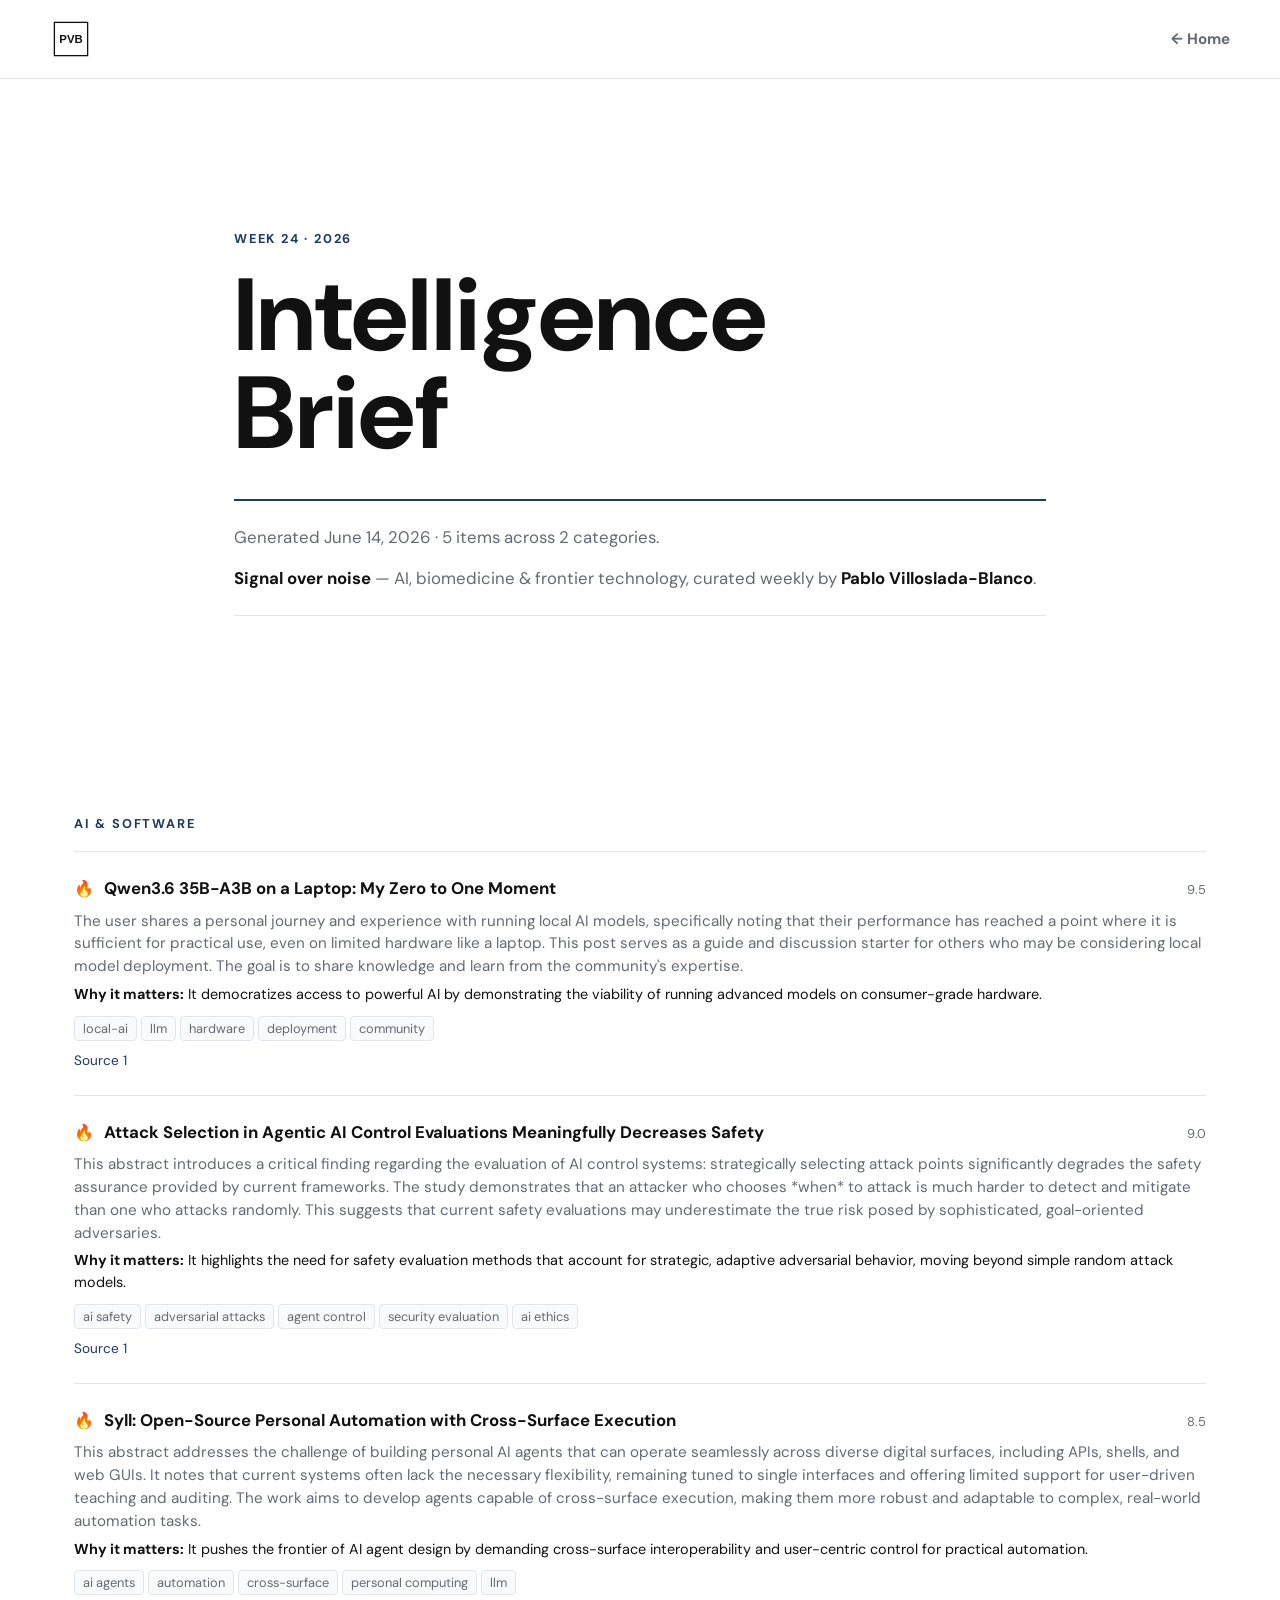
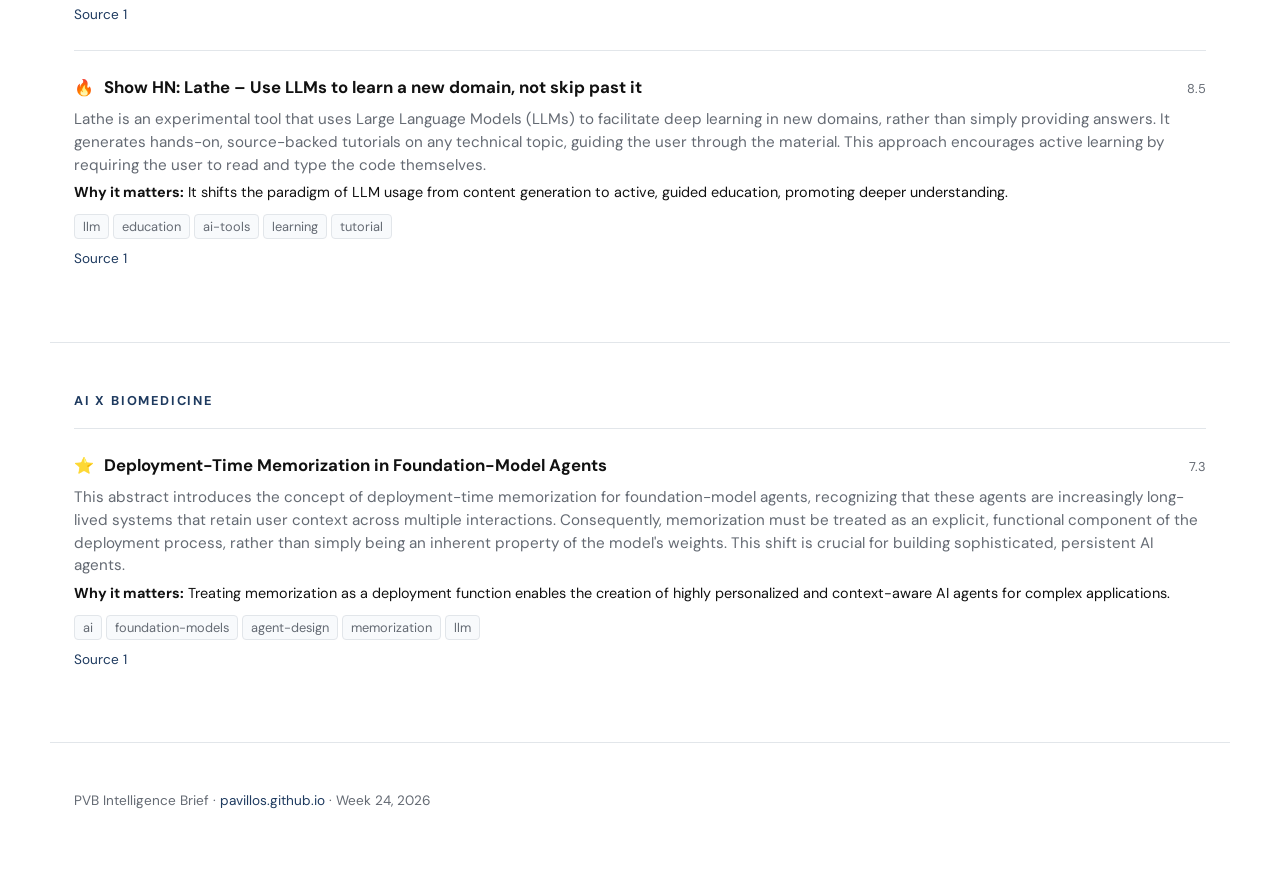
<file: brief/index.html>
<!doctype html>
<html lang="en">
  <head>
    <meta charset="utf-8">
    <meta name="viewport" content="width=device-width, initial-scale=1">
    <title>PVB Intelligence Brief — Week 24, 2026</title>
    <meta name="description" content="Weekly intelligence digest on AI, biomedicine and frontier technology by Pablo Villoslada-Blanco.">
    <meta name="theme-color" content="#1e3a5f">
    <link rel="icon" href="../assets/favicon.svg" type="image/svg+xml">
    <link rel="stylesheet" href="../styles.css">
    <!-- Privacy-friendly analytics by Plausible -->
    <script async src="https://plausible.io/js/pa-gQOaVCIU7dbw2mkgOzoFw.js"></script>
    <script>
      window.plausible=window.plausible||function(){(plausible.q=plausible.q||[]).push(arguments)},plausible.init=plausible.init||function(i){plausible.o=i||{}};
      plausible.init()
    </script>
  </head>
  <body class="brief-page">
    <header class="site-header brief-header">
      <a class="brand" href="../" aria-label="Back to Pablo Villoslada-Blanco home"><img src="../assets/logo-pvb.svg" alt="PVB" width="42" height="42"></a>
      <nav class="brief-nav" aria-label="Brief navigation">
        <a href="../">← Home</a>
      </nav>
    </header>

    <div class="brief-hero">
      <p class="section-kicker">Week 24 · 2026</p>
      <h1>Intelligence<br>Brief</h1>
      <div class="brief-note">
        <p>Generated June 14, 2026 · 5 items across 2 categories.</p>
        <p><strong>Signal over noise</strong> — AI, biomedicine &amp; frontier technology, curated weekly by <strong>Pablo Villoslada-Blanco</strong>.</p>
      </div>
    </div>

    
  <section style="max-width:var(--max);margin:0 auto;padding:48px 24px;border-bottom:1px solid var(--line)">
    <p class="section-kicker">AI &amp; Software</p>
    <div>
    <div style="padding:24px 0;border-top:1px solid var(--line)">
      <div style="display:flex;align-items:baseline;gap:10px;margin-bottom:8px">
        <span style="font-size:1rem">🔥</span>
        <h3 style="margin:0;font-size:1.05rem;font-weight:700;color:var(--ink)">Qwen3.6 35B-A3B on a Laptop: My Zero to One Moment</h3>
        <span style="margin-left:auto;font-size:0.8rem;color:var(--muted);white-space:nowrap">9.5</span>
      </div>
      <p style="margin:0 0 6px;color:var(--muted);font-size:0.95rem">The user shares a personal journey and experience with running local AI models, specifically noting that their performance has reached a point where it is sufficient for practical use, even on limited hardware like a laptop. This post serves as a guide and discussion starter for others who may be considering local model deployment. The goal is to share knowledge and learn from the community&#x27;s expertise.</p>
      <p style="margin:0 0 8px;font-size:0.9rem;color:var(--ink)"><strong>Why it matters:</strong> It democratizes access to powerful AI by demonstrating the viability of running advanced models on consumer-grade hardware.</p>
      <div><span style="display:inline-block;background:var(--panel);border:1px solid var(--line);border-radius:4px;padding:2px 8px;font-size:0.8rem;color:var(--muted);margin:2px 4px 2px 0">local-ai</span><span style="display:inline-block;background:var(--panel);border:1px solid var(--line);border-radius:4px;padding:2px 8px;font-size:0.8rem;color:var(--muted);margin:2px 4px 2px 0">llm</span><span style="display:inline-block;background:var(--panel);border:1px solid var(--line);border-radius:4px;padding:2px 8px;font-size:0.8rem;color:var(--muted);margin:2px 4px 2px 0">hardware</span><span style="display:inline-block;background:var(--panel);border:1px solid var(--line);border-radius:4px;padding:2px 8px;font-size:0.8rem;color:var(--muted);margin:2px 4px 2px 0">deployment</span><span style="display:inline-block;background:var(--panel);border:1px solid var(--line);border-radius:4px;padding:2px 8px;font-size:0.8rem;color:var(--muted);margin:2px 4px 2px 0">community</span></div>
      <p style="margin:8px 0 0;font-size:0.85rem"><a href="https://www.reddit.com/r/LocalLLaMA/comments/1tzernu/qwen36_35ba3b_on_a_laptop_my_zero_to_one_moment/" target="_blank" rel="noopener" style="color:var(--accent)">Source 1</a></p>
    </div>
    <div style="padding:24px 0;border-top:1px solid var(--line)">
      <div style="display:flex;align-items:baseline;gap:10px;margin-bottom:8px">
        <span style="font-size:1rem">🔥</span>
        <h3 style="margin:0;font-size:1.05rem;font-weight:700;color:var(--ink)">Attack Selection in Agentic AI Control Evaluations Meaningfully Decreases Safety</h3>
        <span style="margin-left:auto;font-size:0.8rem;color:var(--muted);white-space:nowrap">9.0</span>
      </div>
      <p style="margin:0 0 6px;color:var(--muted);font-size:0.95rem">This abstract introduces a critical finding regarding the evaluation of AI control systems: strategically selecting attack points significantly degrades the safety assurance provided by current frameworks. The study demonstrates that an attacker who chooses *when* to attack is much harder to detect and mitigate than one who attacks randomly. This suggests that current safety evaluations may underestimate the true risk posed by sophisticated, goal-oriented adversaries.</p>
      <p style="margin:0 0 8px;font-size:0.9rem;color:var(--ink)"><strong>Why it matters:</strong> It highlights the need for safety evaluation methods that account for strategic, adaptive adversarial behavior, moving beyond simple random attack models.</p>
      <div><span style="display:inline-block;background:var(--panel);border:1px solid var(--line);border-radius:4px;padding:2px 8px;font-size:0.8rem;color:var(--muted);margin:2px 4px 2px 0">ai safety</span><span style="display:inline-block;background:var(--panel);border:1px solid var(--line);border-radius:4px;padding:2px 8px;font-size:0.8rem;color:var(--muted);margin:2px 4px 2px 0">adversarial attacks</span><span style="display:inline-block;background:var(--panel);border:1px solid var(--line);border-radius:4px;padding:2px 8px;font-size:0.8rem;color:var(--muted);margin:2px 4px 2px 0">agent control</span><span style="display:inline-block;background:var(--panel);border:1px solid var(--line);border-radius:4px;padding:2px 8px;font-size:0.8rem;color:var(--muted);margin:2px 4px 2px 0">security evaluation</span><span style="display:inline-block;background:var(--panel);border:1px solid var(--line);border-radius:4px;padding:2px 8px;font-size:0.8rem;color:var(--muted);margin:2px 4px 2px 0">ai ethics</span></div>
      <p style="margin:8px 0 0;font-size:0.85rem"><a href="https://arxiv.org/abs/2606.06529" target="_blank" rel="noopener" style="color:var(--accent)">Source 1</a></p>
    </div>
    <div style="padding:24px 0;border-top:1px solid var(--line)">
      <div style="display:flex;align-items:baseline;gap:10px;margin-bottom:8px">
        <span style="font-size:1rem">🔥</span>
        <h3 style="margin:0;font-size:1.05rem;font-weight:700;color:var(--ink)">Syll: Open-Source Personal Automation with Cross-Surface Execution</h3>
        <span style="margin-left:auto;font-size:0.8rem;color:var(--muted);white-space:nowrap">8.5</span>
      </div>
      <p style="margin:0 0 6px;color:var(--muted);font-size:0.95rem">This abstract addresses the challenge of building personal AI agents that can operate seamlessly across diverse digital surfaces, including APIs, shells, and web GUIs. It notes that current systems often lack the necessary flexibility, remaining tuned to single interfaces and offering limited support for user-driven teaching and auditing. The work aims to develop agents capable of cross-surface execution, making them more robust and adaptable to complex, real-world automation tasks.</p>
      <p style="margin:0 0 8px;font-size:0.9rem;color:var(--ink)"><strong>Why it matters:</strong> It pushes the frontier of AI agent design by demanding cross-surface interoperability and user-centric control for practical automation.</p>
      <div><span style="display:inline-block;background:var(--panel);border:1px solid var(--line);border-radius:4px;padding:2px 8px;font-size:0.8rem;color:var(--muted);margin:2px 4px 2px 0">ai agents</span><span style="display:inline-block;background:var(--panel);border:1px solid var(--line);border-radius:4px;padding:2px 8px;font-size:0.8rem;color:var(--muted);margin:2px 4px 2px 0">automation</span><span style="display:inline-block;background:var(--panel);border:1px solid var(--line);border-radius:4px;padding:2px 8px;font-size:0.8rem;color:var(--muted);margin:2px 4px 2px 0">cross-surface</span><span style="display:inline-block;background:var(--panel);border:1px solid var(--line);border-radius:4px;padding:2px 8px;font-size:0.8rem;color:var(--muted);margin:2px 4px 2px 0">personal computing</span><span style="display:inline-block;background:var(--panel);border:1px solid var(--line);border-radius:4px;padding:2px 8px;font-size:0.8rem;color:var(--muted);margin:2px 4px 2px 0">llm</span></div>
      <p style="margin:8px 0 0;font-size:0.85rem"><a href="https://arxiv.org/abs/2606.07594" target="_blank" rel="noopener" style="color:var(--accent)">Source 1</a></p>
    </div>
    <div style="padding:24px 0;border-top:1px solid var(--line)">
      <div style="display:flex;align-items:baseline;gap:10px;margin-bottom:8px">
        <span style="font-size:1rem">🔥</span>
        <h3 style="margin:0;font-size:1.05rem;font-weight:700;color:var(--ink)">Show HN: Lathe – Use LLMs to learn a new domain, not skip past it</h3>
        <span style="margin-left:auto;font-size:0.8rem;color:var(--muted);white-space:nowrap">8.5</span>
      </div>
      <p style="margin:0 0 6px;color:var(--muted);font-size:0.95rem">Lathe is an experimental tool that uses Large Language Models (LLMs) to facilitate deep learning in new domains, rather than simply providing answers. It generates hands-on, source-backed tutorials on any technical topic, guiding the user through the material. This approach encourages active learning by requiring the user to read and type the code themselves.</p>
      <p style="margin:0 0 8px;font-size:0.9rem;color:var(--ink)"><strong>Why it matters:</strong> It shifts the paradigm of LLM usage from content generation to active, guided education, promoting deeper understanding.</p>
      <div><span style="display:inline-block;background:var(--panel);border:1px solid var(--line);border-radius:4px;padding:2px 8px;font-size:0.8rem;color:var(--muted);margin:2px 4px 2px 0">llm</span><span style="display:inline-block;background:var(--panel);border:1px solid var(--line);border-radius:4px;padding:2px 8px;font-size:0.8rem;color:var(--muted);margin:2px 4px 2px 0">education</span><span style="display:inline-block;background:var(--panel);border:1px solid var(--line);border-radius:4px;padding:2px 8px;font-size:0.8rem;color:var(--muted);margin:2px 4px 2px 0">ai-tools</span><span style="display:inline-block;background:var(--panel);border:1px solid var(--line);border-radius:4px;padding:2px 8px;font-size:0.8rem;color:var(--muted);margin:2px 4px 2px 0">learning</span><span style="display:inline-block;background:var(--panel);border:1px solid var(--line);border-radius:4px;padding:2px 8px;font-size:0.8rem;color:var(--muted);margin:2px 4px 2px 0">tutorial</span></div>
      <p style="margin:8px 0 0;font-size:0.85rem"><a href="https://github.com/devenjarvis/lathe" target="_blank" rel="noopener" style="color:var(--accent)">Source 1</a></p>
    </div></div>
  </section>
  <section style="max-width:var(--max);margin:0 auto;padding:48px 24px;border-bottom:1px solid var(--line)">
    <p class="section-kicker">AI x Biomedicine</p>
    <div>
    <div style="padding:24px 0;border-top:1px solid var(--line)">
      <div style="display:flex;align-items:baseline;gap:10px;margin-bottom:8px">
        <span style="font-size:1rem">⭐</span>
        <h3 style="margin:0;font-size:1.05rem;font-weight:700;color:var(--ink)">Deployment-Time Memorization in Foundation-Model Agents</h3>
        <span style="margin-left:auto;font-size:0.8rem;color:var(--muted);white-space:nowrap">7.3</span>
      </div>
      <p style="margin:0 0 6px;color:var(--muted);font-size:0.95rem">This abstract introduces the concept of deployment-time memorization for foundation-model agents, recognizing that these agents are increasingly long-lived systems that retain user context across multiple interactions. Consequently, memorization must be treated as an explicit, functional component of the deployment process, rather than simply being an inherent property of the model&#x27;s weights. This shift is crucial for building sophisticated, persistent AI agents.</p>
      <p style="margin:0 0 8px;font-size:0.9rem;color:var(--ink)"><strong>Why it matters:</strong> Treating memorization as a deployment function enables the creation of highly personalized and context-aware AI agents for complex applications.</p>
      <div><span style="display:inline-block;background:var(--panel);border:1px solid var(--line);border-radius:4px;padding:2px 8px;font-size:0.8rem;color:var(--muted);margin:2px 4px 2px 0">ai</span><span style="display:inline-block;background:var(--panel);border:1px solid var(--line);border-radius:4px;padding:2px 8px;font-size:0.8rem;color:var(--muted);margin:2px 4px 2px 0">foundation-models</span><span style="display:inline-block;background:var(--panel);border:1px solid var(--line);border-radius:4px;padding:2px 8px;font-size:0.8rem;color:var(--muted);margin:2px 4px 2px 0">agent-design</span><span style="display:inline-block;background:var(--panel);border:1px solid var(--line);border-radius:4px;padding:2px 8px;font-size:0.8rem;color:var(--muted);margin:2px 4px 2px 0">memorization</span><span style="display:inline-block;background:var(--panel);border:1px solid var(--line);border-radius:4px;padding:2px 8px;font-size:0.8rem;color:var(--muted);margin:2px 4px 2px 0">llm</span></div>
      <p style="margin:8px 0 0;font-size:0.85rem"><a href="https://arxiv.org/abs/2606.10062" target="_blank" rel="noopener" style="color:var(--accent)">Source 1</a></p>
    </div></div>
  </section>

    <footer style="max-width:var(--max);margin:0 auto;padding:48px 24px;color:var(--muted);font-size:0.85rem">
      <p>PVB Intelligence Brief · <a href="../" style="color:var(--accent)">pavillos.github.io</a> · Week 24, 2026</p>
    </footer>
  </body>
</html>
</file>
<file: styles.css>
@import url("https://fonts.googleapis.com/css2?family=DM+Sans:opsz,wght@9..40,300;9..40,400;9..40,500;9..40,700&display=swap");

:root {
  --bg: #ffffff;
  --ink: #111111;
  --muted: #646a73;
  --soft: #f3f5f7;
  --line: #e2e6ea;
  --accent: #1e3a5f;
  --accent-dark: #132540;
  --panel: #f8fafc;
  --max: 1180px;
}

* {
  box-sizing: border-box;
}

html {
  scroll-behavior: smooth;
}

body {
  margin: 0;
  background: var(--bg);
  color: var(--ink);
  font-family: "DM Sans", -apple-system, BlinkMacSystemFont, "Segoe UI", sans-serif;
  line-height: 1.5;
}

a {
  color: inherit;
  text-decoration: none;
}

.site-header {
  position: sticky;
  top: 0;
  z-index: 10;
  display: flex;
  align-items: center;
  justify-content: space-between;
  gap: 24px;
  padding: 18px max(24px, calc((100vw - var(--max)) / 2));
  background: rgba(255, 255, 255, 0.9);
  border-bottom: 1px solid var(--line);
  backdrop-filter: blur(16px);
}

.brand {
  display: grid;
  width: 42px;
  height: 42px;
  place-items: center;
  font-weight: 700;
  letter-spacing: 0;
}

.nav {
  display: flex;
  gap: 24px;
  color: var(--muted);
  font-size: 0.95rem;
}

.nav a:hover,
.text-link:hover,
.link-row a:hover,
.project a:hover,
.contact-links a:hover {
  color: var(--accent);
}

.lang-switch {
  display: flex;
  border: 1px solid var(--line);
}

.lang-button {
  min-width: 42px;
  height: 34px;
  border: 0;
  background: transparent;
  color: var(--muted);
  font: inherit;
  font-size: 0.85rem;
  cursor: pointer;
}

.lang-button.is-active {
  background: var(--ink);
  color: #ffffff;
}

main {
  overflow: hidden;
}

.hero-eyebrow {
  grid-column: 1 / -1;
  justify-self: center;
  width: min(var(--max), calc(100vw - 48px));
  margin-bottom: -18px;
  white-space: nowrap;
  text-align: center;
  font-size: clamp(0.64rem, 0.86vw, 0.8rem);
  letter-spacing: 0.12em;
}

.hero {
  display: grid;
  grid-template-columns: minmax(0, 1.05fr) minmax(320px, 0.72fr);
  gap: clamp(36px, 6vw, 72px);
  align-items: start;
  max-width: var(--max);
  margin: 0 auto;
  padding: clamp(56px, 7vw, 76px) 24px 44px;
}

.eyebrow,
.section-kicker {
  margin: 0 0 18px;
  color: var(--accent);
  font-size: 0.8rem;
  font-weight: 700;
  letter-spacing: 0.14em;
  text-transform: uppercase;
}

h1,
h2,
h3,
p {
  margin-top: 0;
}

h1 {
  max-width: 760px;
  margin-bottom: 24px;
  font-size: clamp(3.2rem, 7vw, 6.6rem);
  line-height: 0.96;
  letter-spacing: 0;
}

h2 {
  margin-bottom: 24px;
  font-size: clamp(2rem, 4vw, 4.25rem);
  line-height: 1.02;
  letter-spacing: 0;
}

h3 {
  margin-bottom: 12px;
  font-size: 1.12rem;
}

.lead {
  max-width: 780px;
  margin-bottom: 20px;
  color: #222831;
  font-size: clamp(1.25rem, 2vw, 1.75rem);
  line-height: 1.35;
}

.current {
  max-width: 720px;
  color: var(--muted);
  font-size: 1.05rem;
}

.actions {
  display: flex;
  flex-wrap: wrap;
  gap: 12px;
  margin-top: 34px;
}

.button {
  display: inline-flex;
  min-height: 44px;
  align-items: center;
  justify-content: center;
  padding: 10px 18px;
  border: 1px solid var(--ink);
  font-weight: 700;
}

.button.primary {
  background: var(--ink);
  color: #ffffff;
}

.button:hover {
  border-color: var(--accent);
  color: var(--accent);
}

.button.primary:hover {
  background: var(--accent);
  color: #ffffff;
}

.button.subtle {
  border-color: var(--line);
  color: var(--accent);
}

.brief-page main {
  overflow: visible;
}

.brief-hero {
  max-width: 860px;
  margin: 0 auto;
  padding: clamp(82px, 12vw, 150px) 24px;
}

.brief-hero h1 {
  max-width: 820px;
  font-size: clamp(3.2rem, 8vw, 7rem);
}

.brief-note {
  display: grid;
  gap: 16px;
  margin: 36px 0 0;
  padding: 24px 0;
  border-top: 2px solid var(--accent);
  border-bottom: 1px solid var(--line);
  color: var(--muted);
  font-size: 1.05rem;
}

.brief-note p {
  margin: 0;
}

.brief-note strong {
  color: var(--ink);
}

.portrait-block {
  margin: 0;
}

.portrait-block img {
  display: block;
  width: 100%;
  height: auto;
  border: 1px solid var(--line);
}

.portrait-block figcaption {
  margin-top: 12px;
  color: var(--muted);
  font-size: 0.9rem;
}

.metrics {
  display: grid;
  grid-template-columns: repeat(5, minmax(0, 1fr));
  justify-content: center;
  justify-items: center;
  gap: 16px;
  width: min(1180px, calc(100vw - 48px));
  margin: 0 auto;
  padding: 0 0 42px;
  border-bottom: 1px solid var(--line);
  text-align: center;
}

.metrics div,
.metrics .metric-link {
  width: 100%;
  padding: 24px 8px;
  border-top: 2px solid var(--accent);
}


.metrics .metric-link {
  color: inherit;
}

.metrics .metric-link:hover span {
  color: var(--accent);
}

.metrics strong {
  display: block;
  font-size: clamp(2rem, 3.3vw, 3.25rem);
  line-height: 1;
}

.metrics span {
  color: var(--muted);
  font-size: 0.92rem;
  line-height: 1.25;
}

.metrics span,
.link-row a,
.project-links a,
.contact-links a {
  overflow-wrap: anywhere;
}

.section {
  max-width: var(--max);
  margin: 0 auto;
  padding: 92px 24px;
  border-bottom: 1px solid var(--line);
}

.section-grid {
  display: grid;
  grid-template-columns: minmax(260px, 0.9fr) minmax(0, 1.1fr);
  gap: 72px;
}

.section-body {
  color: #2f343b;
  font-size: 1.08rem;
}

.section-body p {
  margin-bottom: 18px;
}

.about .section-body p,
#consulting .section-body p {
  text-align: justify;
  hyphens: auto;
}

.card-grid {
  display: grid;
  grid-template-columns: repeat(4, 1fr);
  gap: 16px;
  margin-top: 36px;
}

.card {
  min-height: 245px;
  padding: 24px;
  background: var(--panel);
  border: 1px solid var(--line);
  border-top: 3px solid var(--accent);
}

.card p,
.project p {
  color: var(--muted);
}

.project-list {
  display: grid;
  gap: 14px;
}

.project {
  display: grid;
  grid-template-columns: minmax(0, 1fr) auto;
  gap: 24px;
  align-items: start;
  padding: 22px 0;
  border-top: 1px solid var(--line);
}

.project:last-child {
  border-bottom: 1px solid var(--line);
}

.project a,
.text-link,
.link-row a {
  color: var(--accent);
  font-weight: 700;
}

.project-links .brief-link {
  display: inline-flex;
  align-items: center;
  justify-content: center;
  width: 52px;
  height: 52px;
  border-radius: 50%;
  background: var(--accent);
  color: #ffffff;
  line-height: 1;
}

.project-links .brief-link:hover {
  background: var(--accent-dark);
  color: #ffffff;
}

.link-row {
  display: flex;
  flex-wrap: wrap;
  gap: 16px 24px;
  margin-top: 26px;
}

.service-list {
  display: grid;
  gap: 12px;
  padding-left: 20px;
}

.service-list li::marker {
  color: var(--accent);
}

.contact {
  border-bottom: 0;
}

.contact-panel {
  padding: 42px;
  background: var(--ink);
  color: #ffffff;
}

.contact-panel h2 {
  max-width: 900px;
}

.contact-links {
  display: flex;
  flex-wrap: wrap;
  gap: 16px 26px;
  color: #dbe4ef;
  font-weight: 700;
}

.site-footer {
  display: flex;
  justify-content: space-between;
  gap: 24px;
  max-width: var(--max);
  margin: 0 auto;
  padding: 28px 24px 44px;
  color: var(--muted);
  font-size: 0.92rem;
}

@media (max-width: 1100px) {
  .hero {
    min-height: auto;
  }
}


@media (max-width: 1100px) and (orientation: portrait) {
  .hero {
    grid-template-columns: 1fr;
    gap: 34px;
  }

  .portrait-block {
    max-width: 460px;
    margin-right: auto;
    margin-left: auto;
  }

  .portrait-block img {
    aspect-ratio: 1;
    object-fit: cover;
  }
}

@media (max-width: 920px) {
  .site-header {
    align-items: center;
  }

  .nav {
    display: none;
  }

  .hero,
  .section-grid {
    grid-template-columns: 1fr;
    gap: 34px;
  }

  .hero {
    min-height: auto;
    padding-top: 48px;
  }

  h1 {
    max-width: 720px;
    font-size: clamp(3.2rem, 8vw, 4.8rem);
    line-height: 1;
  }

  .portrait-block {
    max-width: 460px;
    margin-right: auto;
    margin-left: auto;
  }

  .portrait-block img {
    aspect-ratio: 1;
    object-fit: cover;
  }

  .card-grid {
    grid-template-columns: repeat(2, 1fr);
  }
}

@media (max-width: 560px) {
  .site-header {
    padding: 14px 18px;
  }

  .brand {
    width: 38px;
    height: 38px;
  }

  .hero,
  .section,
  .metrics,
  .site-footer {
    padding-left: 18px;
    padding-right: 18px;
  }

  .hero {
    gap: 28px;
    padding-top: 38px;
    padding-bottom: 34px;
  }

  h1 {
    font-size: clamp(2.45rem, 12vw, 3.35rem);
    line-height: 1;
    margin-bottom: 20px;
  }

  .eyebrow,
  .section-kicker {
    font-size: 0.74rem;
    line-height: 1.45;
  }

  .lead {
    font-size: 1.12rem;
    line-height: 1.4;
  }

  .current {
    font-size: 1rem;
  }

  .actions {
    display: grid;
    grid-template-columns: 1fr;
    gap: 10px;
    margin-top: 28px;
  }

  .button {
    width: 100%;
  }

  .portrait-block {
    max-width: min(100%, 360px);
    margin-right: auto;
    margin-left: auto;
  }

  .portrait-block img {
    aspect-ratio: 1;
    object-fit: cover;
  }

  .section {
    padding-top: 68px;
    padding-bottom: 68px;
  }

  .metrics,
  .card-grid {
    grid-template-columns: 1fr;
  }

  .metrics {
    width: min(340px, calc(100vw - 36px));
  }

  .metrics div,
  .metrics .metric-link {
    padding-right: 12px;
    padding-left: 12px;
  }

  .project {
    grid-template-columns: 1fr;
    gap: 8px;
  }

  .contact-panel {
    padding: 28px;
  }

  .site-footer {
    flex-direction: column;
  }
}

.brand img {
  display: block;
  width: 42px;
  height: 42px;
}

.nav {
  gap: 14px;
  font-size: 0.88rem;
  white-space: nowrap;
}


.portrait-block figcaption {
  text-align: center;
}

.project-links {
  display: flex;
  flex-wrap: wrap;
  gap: 12px 18px;
  justify-content: flex-end;
  color: var(--accent);
  font-weight: 700;
}

.definition-note {
  color: var(--muted);
  border-left: 3px solid var(--accent);
  padding-left: 16px;
}

.screen-grid {
  display: grid;
  grid-template-columns: repeat(2, minmax(0, 1fr));
  gap: 14px;
  margin: 28px 0 20px;
}

.screen-card {
  min-height: 190px;
  padding: 22px;
  border: 1px solid var(--line);
  border-top: 3px solid var(--accent);
  background: #ffffff;
}

.screen-card span,
.timeline span {
  display: block;
  margin-bottom: 10px;
  color: var(--accent);
  font-size: 0.76rem;
  font-weight: 700;
  letter-spacing: 0.12em;
  text-transform: uppercase;
}

.screen-card p,
.timeline p,
.compact-list p {
  color: var(--muted);
}

.compact-list {
  display: grid;
  gap: 16px;
}

.compact-list p {
  margin: 0;
}

.compact-list strong {
  color: var(--ink);
}

.timeline {
  display: grid;
  gap: 24px;
}

.timeline article {
  padding-top: 20px;
  border-top: 1px solid var(--line);
}

@media (max-width: 1120px) {
  .nav {
    gap: 10px;
    font-size: 0.82rem;
  }
}

@media (max-width: 760px) {
  .hero-eyebrow {
    width: calc(100vw - 48px);
    white-space: normal;
  }

  .metrics {
    grid-template-columns: repeat(2, minmax(0, 1fr));
    gap: 28px;
    width: min(520px, calc(100vw - 48px));
  }

  .project-links {
    justify-content: flex-start;
  }
}

@media (max-width: 560px) {
  .screen-grid {
    grid-template-columns: 1fr;
  }

  .hero-eyebrow {
    width: calc(100vw - 36px);
    font-size: 0.68rem;
  }

  .metrics {
    grid-template-columns: 1fr;
    width: min(340px, calc(100vw - 36px));
  }
}

@media (max-width: 1100px) {
  .nav {
    display: none;
  }
}

@media (max-width: 920px) {
  .about .section-body p,
  #consulting .section-body p {
    text-align: left;
    hyphens: none;
  }
}

.brief-header {
  justify-content: space-between;
}

.brief-nav {
  color: var(--muted);
  font-size: 0.95rem;
  font-weight: 700;
}

.brief-nav a:hover {
  color: var(--accent);
}

.brief-main {
  display: grid;
  min-height: calc(100vh - 79px);
  place-items: center;
  padding: 24px;
  text-align: center;
}

.brief-main h1 {
  margin: 0;
  font-size: clamp(3.5rem, 10vw, 8rem);
}
</file>
